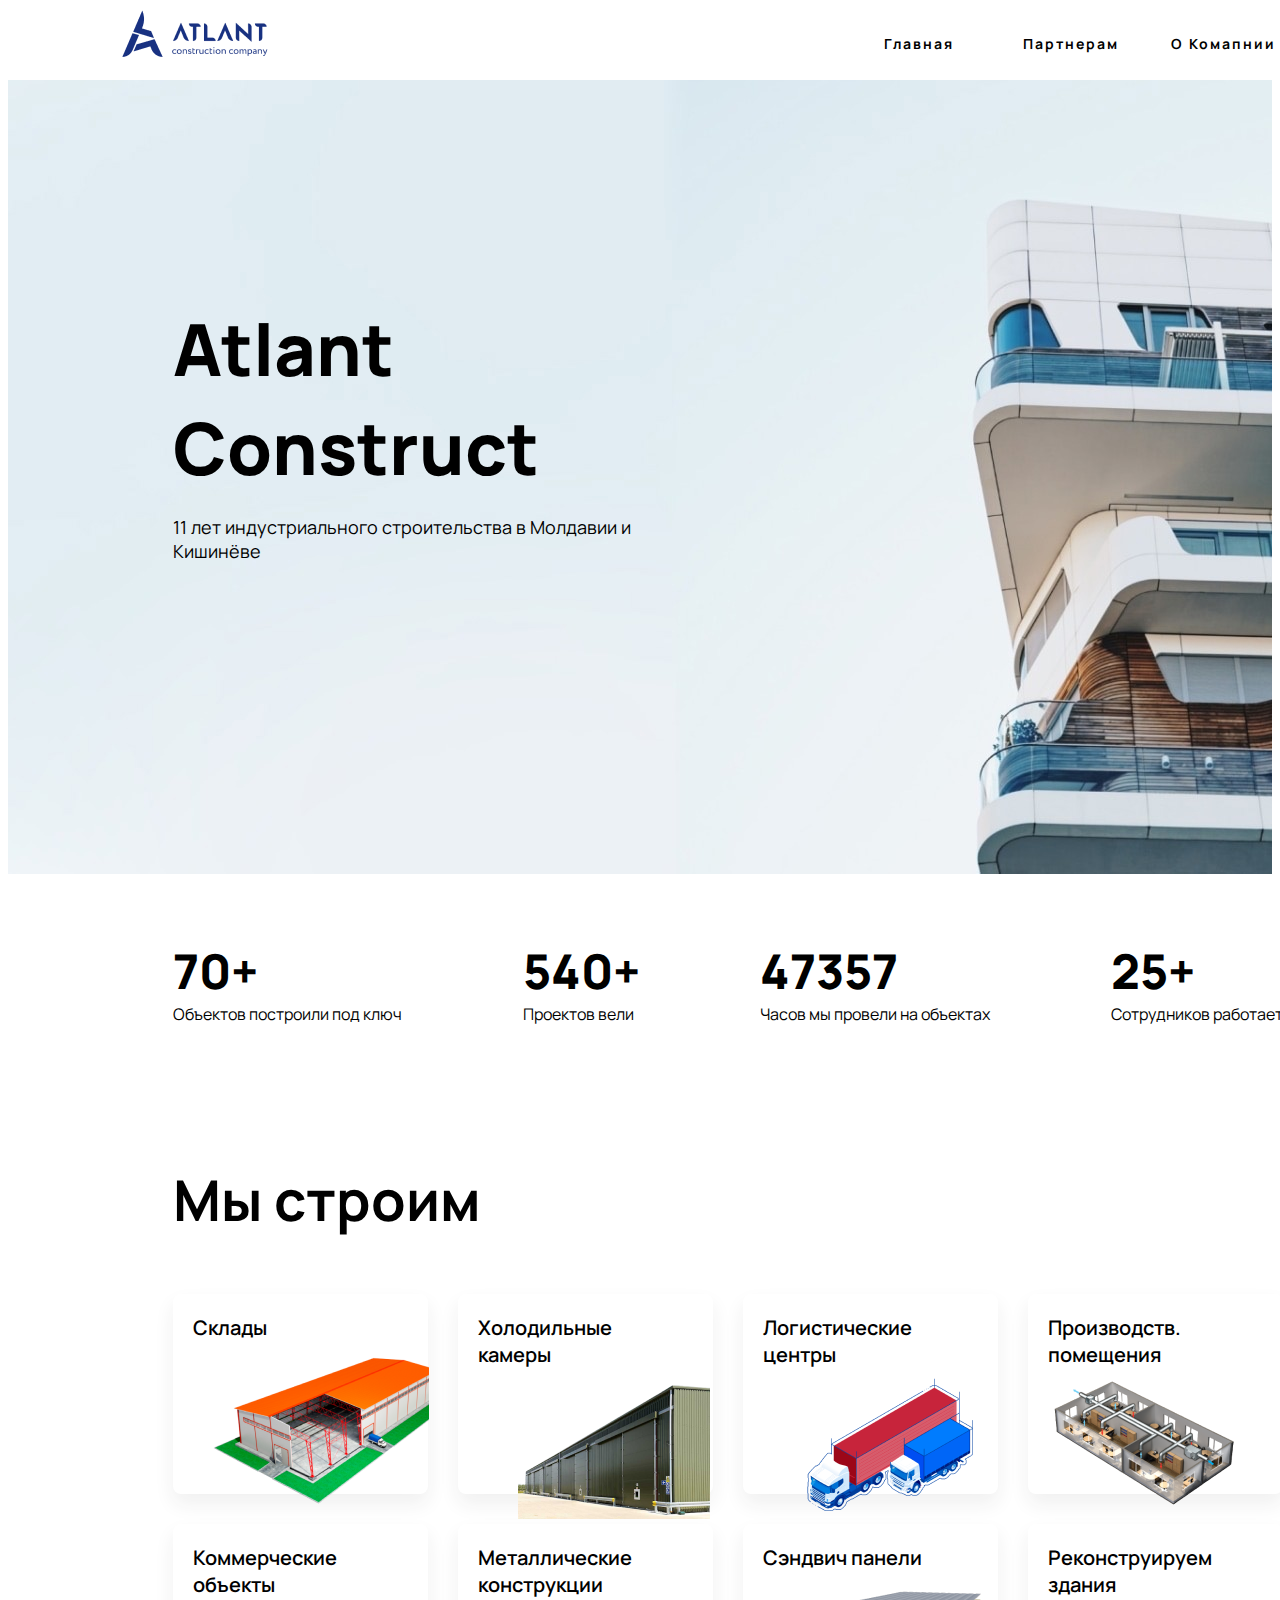
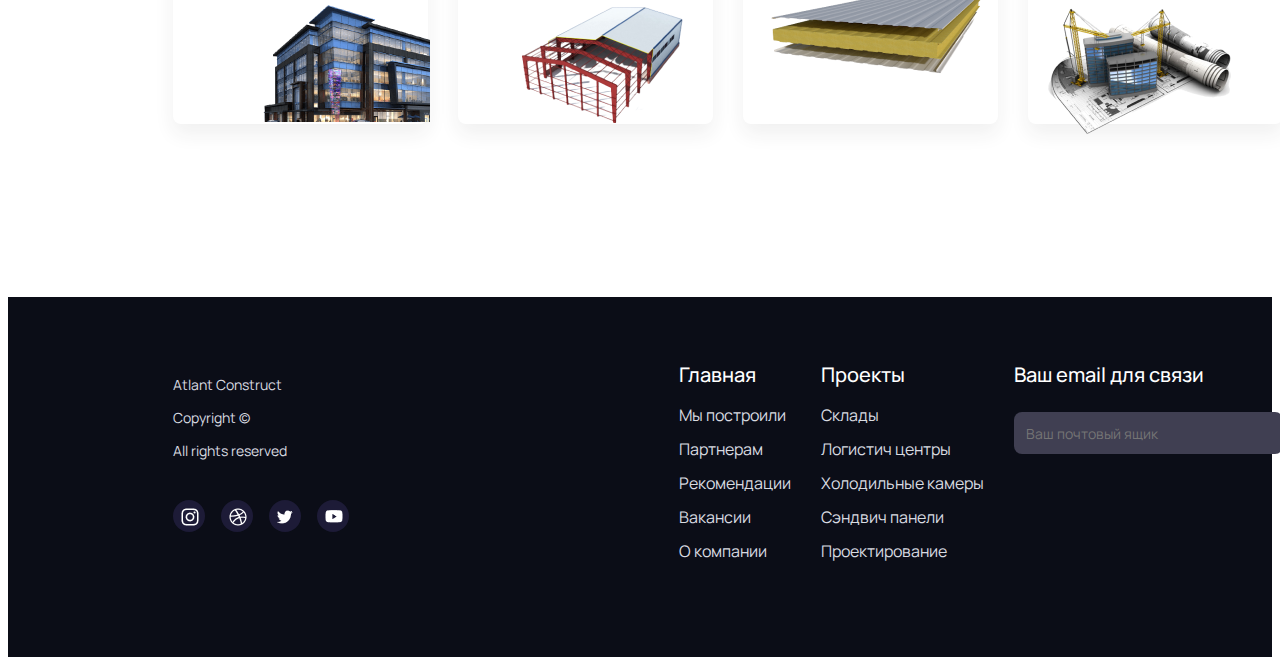
<file: index.html>
<!DOCTYPE html>
<html lang="ru">
<head>
    <link rel="stylesheet" href="CSS/style.css">
    <meta charset="UTF-8">
    <meta http-equiv="X-UA-Compatible" content="IE=edge">
    <meta name="viewport" content="width=device-width, initial-scale=1.0">
    <title>Atlant</title>
</head>
<body>
    <header>
        <div class="container">
            <div class="header-line">
                <div class="header-piece">
                    <img src="img/image 1logoA.png" alt="" class="header-logo">
                    <img src="img/image 2logoText.png" alt="" class="header-lil-logo">
                </div>
                <div class="header-piece">
                    <ul class="page-list">
                        <li class="page-theme"> <span class="chosen-page"> <a href="index.html" class="page-theme">Главная</a> </span></li>
                        <li class="page-theme"> <a href="HTML/Partners.html" class="page-theme"> Партнерам</a></li>
                        <li class="page-theme"> <a href="HTML/about.html" class="page-theme"> О Комапнии</a></li>
                    </ul>
                </div>
            </div>
        </div>
    </header>
    <main>
        <section class="first-look">
            <div class="container">
                    <div class="main-text">
                        <div class="main-name">Atlant Construct</div>
                        <div class="low-text">
                            <p>11 лет индустриального строительства в Молдавии и Кишинёве</p>
                        </div>
                    </div>
            </div>
        </section>
        <sectionc class="statistics">
            <div class="container">
                <div class="stat-list">
                    <div class="stat-piece">
                        <div class="big-stat">70+</div>
                        <div class="low-stat">Объектов построили под ключ</div>
                    </div>
                    <div class="stat-piece">
                        <div class="big-stat">540+</div>
                        <div class="low-stat">Проектов вели</div>
                    </div>
                    <div class="stat-piece">
                        <div class="big-stat">47357</div>
                        <div class="low-stat">Часов мы провели на объектах</div>
                    </div>
                    <div class="stat-piece">
                        <div class="big-stat">25+</div>
                        <div class="low-stat">Сотрудников работает</div>
                    </div>
                </div>
            </div>
        </section>
        <section class="we-build">
            <div class="container">
                <div class="build-slogan"><h3>Мы строим</h3></div>
                <div class="build-list">
                    <div class="build-piece">
                        <div class="obj-name">Склады</div>
                        <div class="obj-pic"><img src="img/image 3build1.png" alt=""></div>
                    </div>
                    <div class="build-piece">
                        <div class="obj-name">Холодильные камеры</div>
                        <div class="obj-pic-sc"><img src="img/image-removebg-preview 1build2.png" alt=""></div>
                    </div>
                    <div class="build-piece">
                        <div class="obj-name">Логистические центры</div>
                        <div class="obj-pic-sc"><img src="img/image 4build3.png" alt=""></div>
                    </div>
                    <div class="build-piece">
                        <div class="obj-name">Производств. помещения</div>
                        <div class="obj-pic"><img src="img/image-removebg-preview (5) 1build4.png" alt=""></div>
                    </div>
                    <div class="build-piece">
                        <div class="obj-name">Коммерческие объекты</div>
                        <div class="obj-pic-sc"><img src="img/image-removebg-preview (2) 1build5.png" alt=""></div>
                    </div>
                    <div class="build-piece">
                        <div class="obj-name">Металлические конструкции</div>
                        <div class="obj-pic-sc"><img src="img/image-removebg-preview (3) 1build6.png" alt=""></div>
                    </div>
                    <div class="build-piece">
                        <div class="obj-name">Сэндвич панели</div>
                        <div class="obj-pic"><img src="img/image-removebg-preview (4) 1build7.png" alt=""></div>
                    </div>
                    <div class="build-piece">
                        <div class="obj-name">Реконструируем здания</div>
                        <div class="obj-pic"><img src="img/image 6build8.png" alt=""></div>
                    </div>
                </div>
            </div>
        </section>
    </main>
    <footer>
        <div class="container">
            <div class="ft-big">
                <div class="left-ft">
                    <p>Atlant Construct</p>
                    <p>Copyright ©</p>
                    <p> All rights reserved</p>
                    <div class="left-ft-pic">
                        <div class="left-img"><a href="HTML/empty-link.html"><img src="img/Pathinst.png" alt="" class="left-logo"></a></div>
                        <div class="left-img"><a href="HTML/empty-link.html"><img src="img/Pathbasketball.png" alt="" class="left-logo"></a></div>
                        <div class="left-img"><a href="HTML/empty-link.html"><img src="img/Pathtwitter.png" alt="" class="Twitter-logo"></a></div>
                        <div class="left-img"><a href="HTML/empty-link.html"><img src="img/Pathyt.png" alt="" class="YT-logo"></a></div>
                    </div>
                </div>
                <div class="right-ft">
                    <div class="right-ft-sec">
                        <div class="ft-name">Главная</div>
                        <div class="ft-list">
                            <ul class="ft-list">
                                <li class="ft-point">Мы построили</li>
                                <li class="ft-point">Партнерам</li>
                                <li class="ft-point">Рекомендации</li>
                                <li class="ft-point">Вакансии</li>
                                <li class="ft-point">О компании</li>
                            </ul>
                        </div>
                    </div>
                    <div class="right-ft-sec">
                        <div class="ft-name">Проекты</div>
                        <div class="ft-list">
                            <ul class="ft-list">
                                <li class="ft-point">Cклады</li>
                                <li class="ft-point">Логистич центры</li>
                                <li class="ft-point">Холодильные камеры</li>
                                <li class="ft-point">Сэндвич панели</li>
                                <li class="ft-point">Проектирование</li>
                            </ul>
                        </div>
                    </div>
                    <div class="right-ft-sec">
                        <div class="ft-name">Ваш email для связи</div>
                        <form class="email-ft">
                            <input type="email" placeholder="Ваш почтовый ящик" class="footer-form">
                        </form>
                    </div>
                </div>
            </div>
        </div>
    </footer>
</body>
</html>
</file>
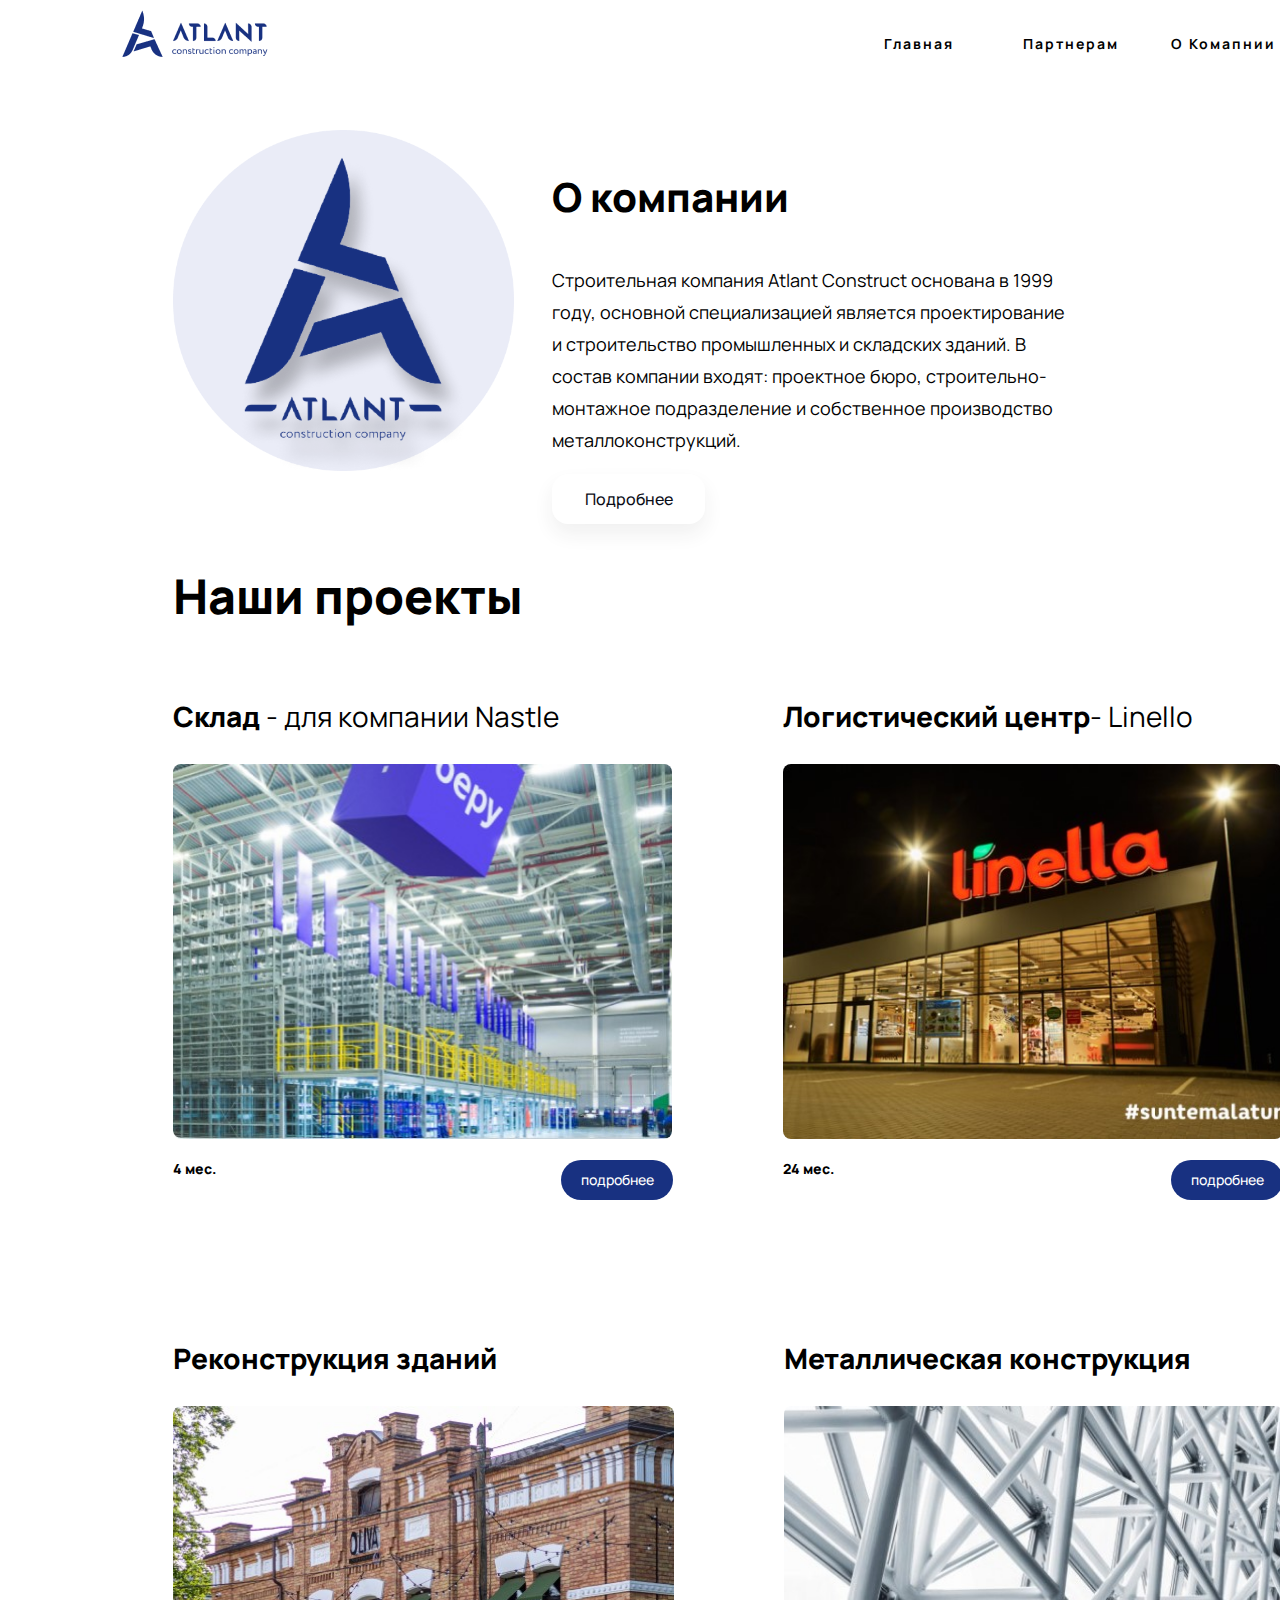
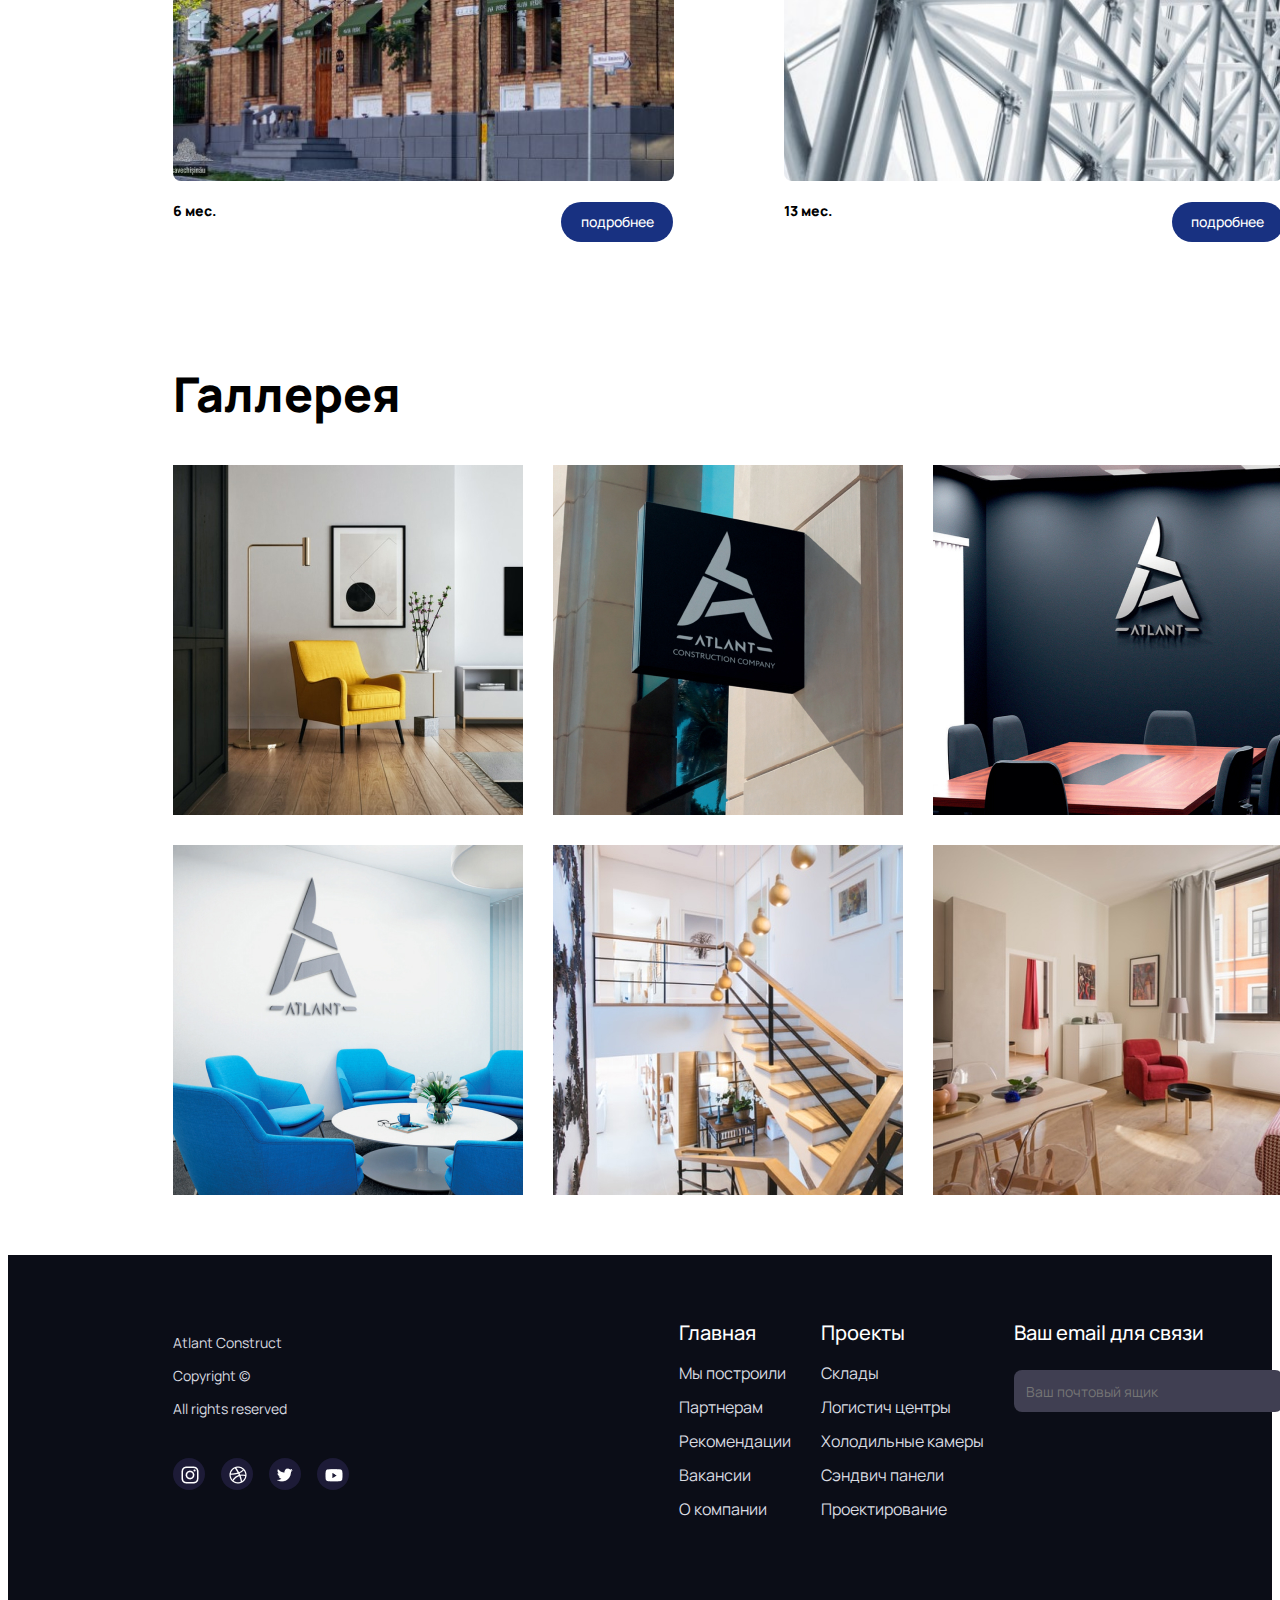
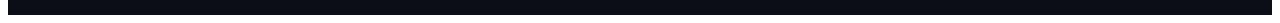
<file: HTML/about.html>
<!DOCTYPE html>
<html lang="ru">
<head>
    <link rel="stylesheet" href="../CSS/style.css">
    <meta charset="UTF-8">
    <meta http-equiv="X-UA-Compatible" content="IE=edge">
    <meta name="viewport" content="width=device-width, initial-scale=1.0">
    <title>Atlant</title>
</head>
<body>
    <header>
        <div class="container">
            <div class="header-line">
                <div class="header-piece">
                    <img src="../img/image 1logoA.png" alt="" class="header-logo">
                    <img src="../img/image 2logoText.png" alt="" class="header-lil-logo">
                </div>
                <div class="header-piece">
                    <ul class="page-list">
                        <li class="page-theme"> <span class="chosen-page"> <a href="../index.html" class="page-theme">Главная</a> </span></li>
                        <li class="page-theme"> <a href="Partners.html" class="page-theme"> Партнерам</a></li>
                        <li class="page-theme"> <a href="about.html" class="page-theme"> О Комапнии</a></li>
                    </ul>
                </div>
            </div>
        </div>
    </header>
    <main>
        <section class="about-main">
            <div class="container">
                <div class="about-both">
                    <div class="about-lf">
                        <img src="../img/image-removebg-preview (1) 1atlan-about-big.png" alt="" class="big-logo-about">
                    </div>
                    <div class="about-rt">
                        <h3 class="about-slogan">О компании</h3>
                        <p class="about-txt">Строительная компания  Atlant Construct основана в 1999 году, основной специализацией является проектирование и строительство промышленных и складских зданий. В состав компании входят: проектное бюро, строительно-монтажное подразделение и собственное производство металлоконструкций.</p>
                        <button class="about-btn" onclick="window.location.href = 'empty-link.html'">Подробнее</button>
                    </div>
                </div>
            </div>
        </section>
        <section class="portfolio">
            <div class="container">
                <h2 class="pf-slogan">Наши проекты</h2>
                <div class="all-pj">
                    <div class="one-pj">
                        <p class="pj-name"><span class="pj-type">Cклад </span>- для компании Nastle</p>
                        <p ><img src="../img/Project Covernestle.jpg" alt="" class="pj-img"></p>
                        <div class="pj-low">
                            <div class="pj-low-part">4 мес.</div>
                            <div class="pj-low-part"><button class="pj-btn" onclick="window.location.href = 'empty-link.html'">подробнее</button></div>
                        </div>
                    </div>
                    <div class="one-pj">
                        <p class="pj-name"><span class="pj-type">Логистический центр</span>- Linello</p>
                        <p ><img src="../img/Project Coverlinea.jpg" alt="" class="pj-img"></p>
                        <div class="pj-low">
                            <div class="pj-low-part">24 мес.</div>
                            <div class="pj-low-part"><button class="pj-btn" onclick="window.location.href = 'empty-link.html'">подробнее</button></div>
                        </div>
                    </div>
                    <div class="one-pj">
                        <p class="pj-name"><span class="pj-type">Реконструкция зданий</span></p>
                        <p ><img src="../img/Project Coverrecover.jpg" alt="" class="pj-img"></p>
                        <div class="pj-low">
                            <div class="pj-low-part">6 мес.</div>
                            <div class="pj-low-part"><button class="pj-btn" onclick="window.location.href = 'empty-link.html'">подробнее</button></div>
                        </div>
                    </div>
                    <div class="one-pj">
                        <p class="pj-name"><span class="pj-type">Металлическая конструкция</span></p>
                        <p ><img src="../img/Project Covermetall.jpg" alt="" class="pj-img"></p>
                        <div class="pj-low">
                            <div class="pj-low-part">13 мес.</div>
                            <div class="pj-low-part"><button class="pj-btn" onclick="window.location.href = 'empty-link.html'">подробнее</button></div>
                        </div>
                    </div>
                </div>
            </div>
        </section>
        <section class="gallery">
            <div class="container">
                <h2 class="pf-slogan">Галлерея</h2>
                <div class="all-img">
                    <img src="../img/Project Cover 1.jpg" alt="" class="gl-img">
                    <img src="../img/Project Cover 2.jpg" alt="" class="gl-img">
                    <img src="../img/Project Cover 3.jpg" alt="" class="gl-img">
                    <img src="../img/Project Cover 4.jpg" alt="" class="gl-img">
                    <img src="../img/Project Cover 5.jpg" alt="" class="gl-img">
                    <img src="../img/Project Cover 6.jpg" alt="" class="gl-img">
                </div>
            </div>
        </section>
    </main>
    <footer>
        <div class="container">
            <div class="ft-big">
                <div class="left-ft">
                    <p>Atlant Construct</p>
                    <p>Copyright ©</p>
                    <p> All rights reserved</p>
                    <div class="left-ft-pic">
                        <div class="left-img"><a href="empty-link.html"><img src="../img/Pathinst.png" alt="" class="left-logo"></a></div>
                        <div class="left-img"><a href="empty-link.html"><img src="../img/Pathbasketball.png" alt="" class="left-logo"></a></div>
                        <div class="left-img"><a href="empty-link.html"><img src="../img/Pathtwitter.png" alt="" class="Twitter-logo"></a></div>
                        <div class="left-img"><a href="empty-link.html"><img src="../img/Pathyt.png" alt="" class="YT-logo"></a></div>
                    </div>
                </div>
                <div class="right-ft">
                    <div class="right-ft-sec">
                        <div class="ft-name">Главная</div>
                        <div class="ft-list">
                            <ul class="ft-list">
                                <li class="ft-point">Мы построили</li>
                                <li class="ft-point">Партнерам</li>
                                <li class="ft-point">Рекомендации</li>
                                <li class="ft-point">Вакансии</li>
                                <li class="ft-point">О компании</li>
                            </ul>
                        </div>
                    </div>
                    <div class="right-ft-sec">
                        <div class="ft-name">Проекты</div>
                        <div class="ft-list">
                            <ul class="ft-list">
                                <li class="ft-point">Cклады</li>
                                <li class="ft-point">Логистич центры</li>
                                <li class="ft-point">Холодильные камеры</li>
                                <li class="ft-point">Сэндвич панели</li>
                                <li class="ft-point">Проектирование</li>
                            </ul>
                        </div>
                    </div>
                    <div class="right-ft-sec">
                        <div class="ft-name">Ваш email для связи</div>
                        <form class="email-ft">
                            <input type="email" placeholder="Ваш почтовый ящик" class="footer-form">
                        </form>
                    </div>
                </div>
            </div>
        </div>
    </footer>
</body>
</html>
</file>
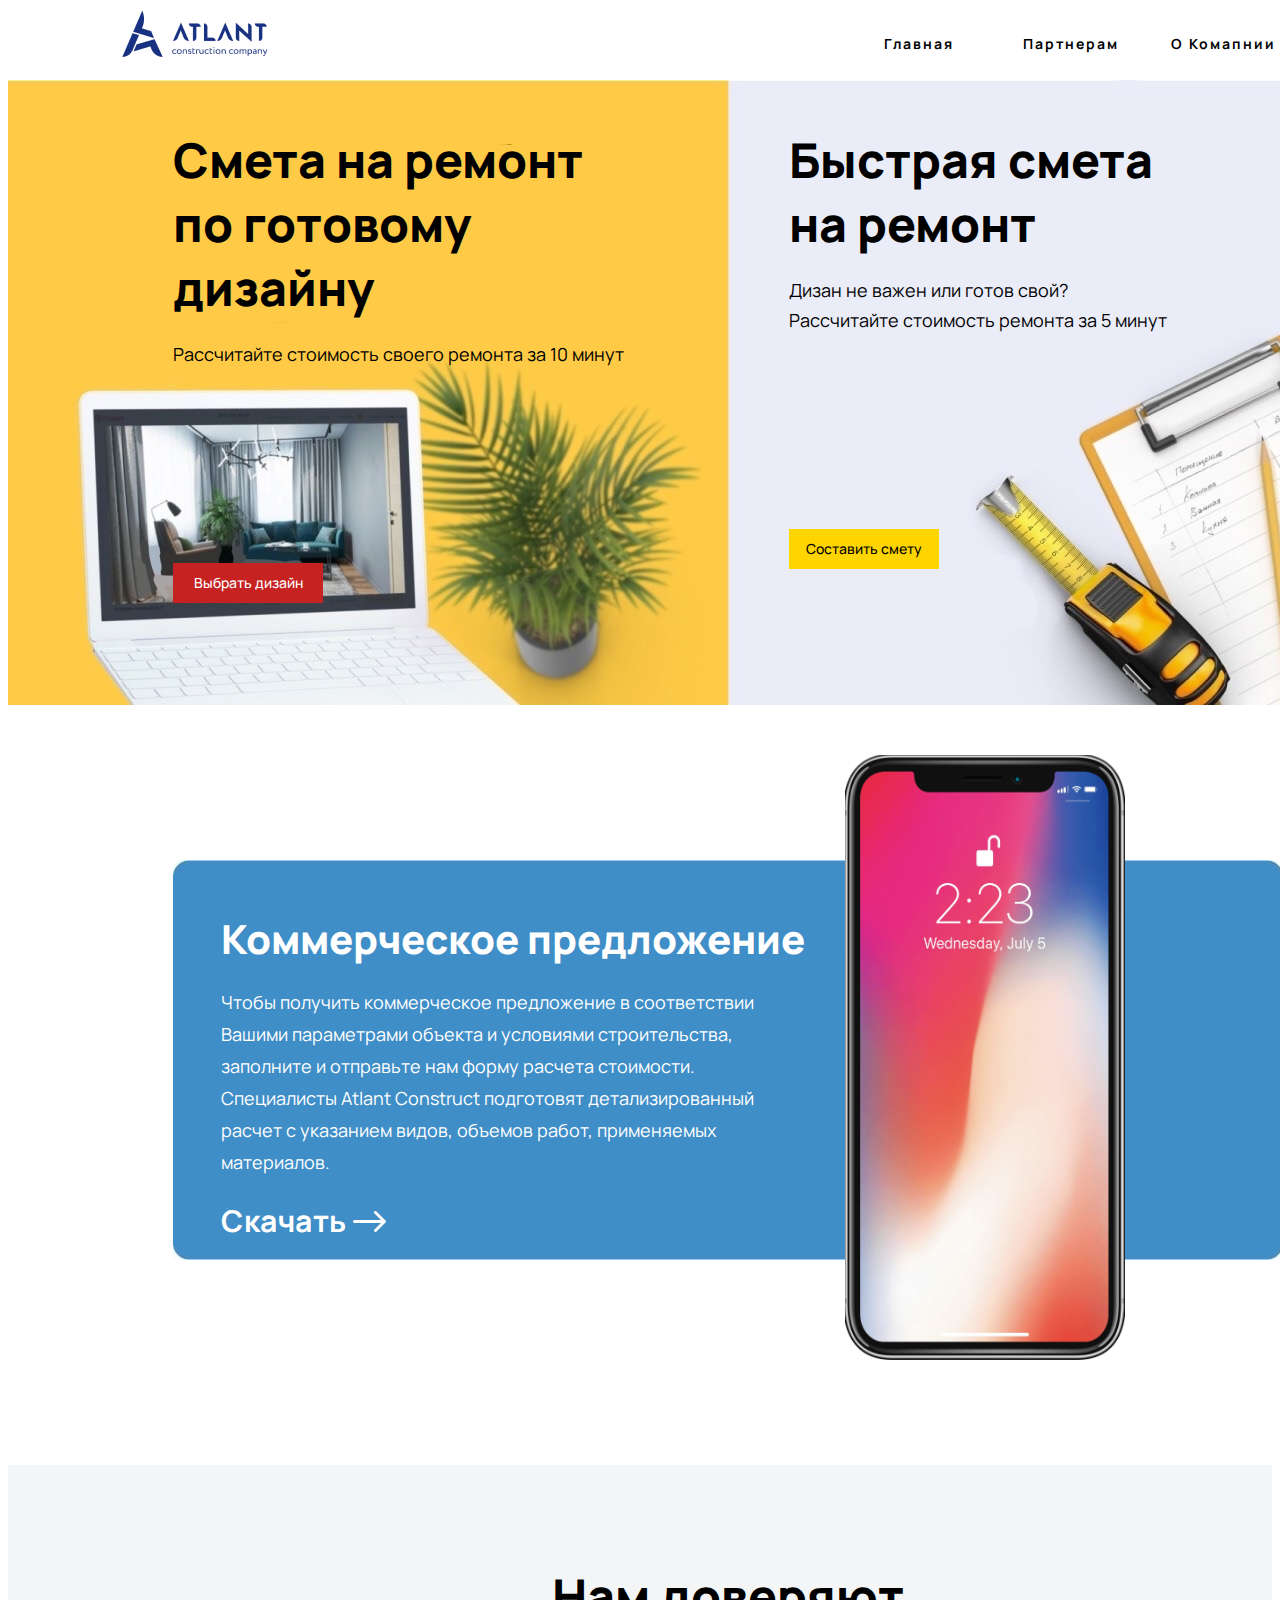
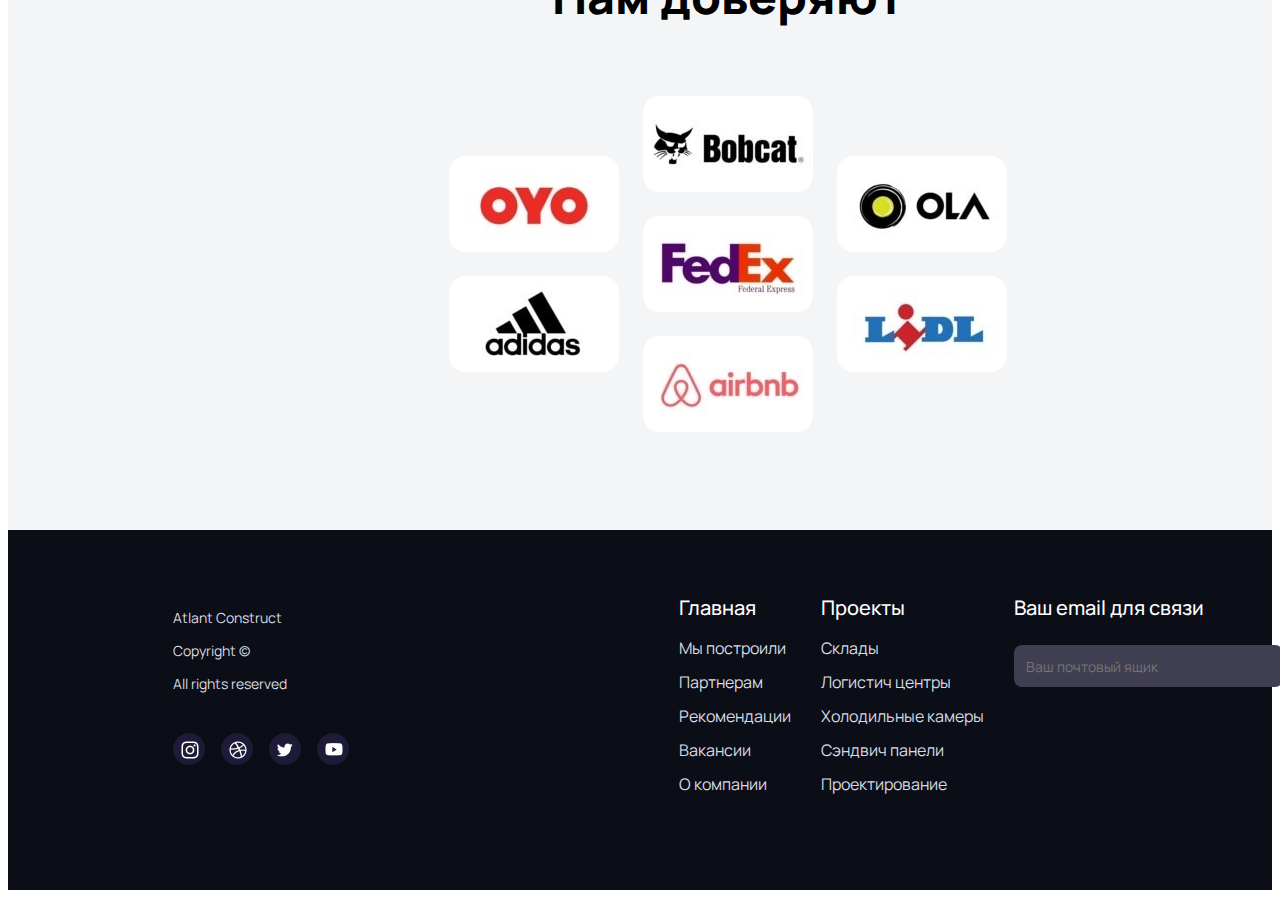
<file: HTML/Partners.html>
<!DOCTYPE html>
<html lang="ru">
<head>
    <link rel="stylesheet" href="../CSS/style.css">
    <meta charset="UTF-8">
    <meta http-equiv="X-UA-Compatible" content="IE=edge">
    <meta name="viewport" content="width=device-width, initial-scale=1.0">
    <title>Atlant</title>
</head>
<body>
    <header>
        <div class="container">
            <div class="header-line">
                <div class="header-piece">
                    <img src="../img/image 1logoA.png" alt="" class="header-logo">
                    <img src="../img/image 2logoText.png" alt="" class="header-lil-logo">
                </div>
                <div class="header-piece">
                    <ul class="page-list">
                        <li class="page-theme"> <span class="chosen-page"> <a href="../index.html" class="page-theme">Главная</a> </span></li>
                        <li class="page-theme"> <a href="Partners.html" class="page-theme"> Партнерам</a></li>
                        <li class="page-theme"> <a href="about.html" class="page-theme"> О Комапнии</a></li>
                    </ul>
                </div>
            </div>
        </div>
    </header>
    <main>
        <section class="dbl-page">
            <div class="container">
                <div class="both-pages">
                    <div class="one-pg-lf">
                        <p class="big-slogan-lf">Смета на ремонт по готовому дизайну</p>
                        <p class="lil-slogan-lf">Рассчитайте стоимость своего ремонта за 10 минут</p>
                        <button class="select-design-lf" onclick="window.location.href = 'empty-link.html'">Выбрать дизайн</button>
                    </div>
                    <div class="one-pg-rt">
                        <p class="big-slogan-rt">Быстрая смета на ремонт</p>
                        <p class="lil-slogan-rt1">Дизан не важен или готов свой?</p>
                        <p class="lil-slogan-rt2">Рассчитайте стоимость ремонта за 5 минут</p>
                        <button class="select-design-rt" onclick="window.location.href = 'empty-link.html'">Составить смету</button>
                    </div>
                </div>
            </div>
        </section>
        <section class="suggestion">
            <div class="container">
                <div class="whole-part">
                    <div class="text-sug">
                        <h3 class="sug-slogan">Коммерческое предложение</h3>
                        <p class="sug-text">Чтобы получить коммерческое предложение в соответствии Вашими параметрами объекта и условиями строительства, заполните и отправьте нам форму расчета стоимости. Специалисты Atlant Construct подготовят детализированный расчет с указанием видов, объемов работ, применяемых материалов.</p>
                        <p class="sug-down">Скачать <a href="empty-link.html"><img src="../img/Vector.png" alt=""></a></p>
                    </div>
                    <div>
                        <img src="../img/iphonex.jpg" alt="" class="phone-img">
                    </div>
                </div>
            </div>
        </section>
        <section class="Trust">
            <div class="container">
                <h2 class="trust-slogan">Нам доверяют</h2>
                <div class="trust-img-all">
                    <div class="trust-img-lf">
                        <img src="../img/trust1.jpg" alt="" class="tr-img">
                        <img src="../img/trust8.jpg" alt="" class="tr-img">
                    </div>
                    <div class="trust-img-ct">
                        <img src="../img/trust3.jpg" alt="" class="tr-img">
                        <img src="../img/trust4.jpg" alt="" class="tr-img">
                        <img src="../img/trust5.jpg" alt="" class="tr-img">
                    </div>
                    <div class="trust-img-rt">
                        <img src="../img/trust6.jpg" alt="" class="tr-img">
                        <img src="../img/trust7.jpg" alt="" class="tr-img">
                    </div>
                </div>
            </div>
        </section>
    </main>
    <footer>
        <div class="container">
            <div class="ft-big">
                <div class="left-ft">
                    <p>Atlant Construct</p>
                    <p>Copyright ©</p>
                    <p> All rights reserved</p>
                    <div class="left-ft-pic">
                        <div class="left-img"><a href="empty-link.html"><img src="../img/Pathinst.png" alt="" class="left-logo"></a></div>
                        <div class="left-img"><a href="empty-link.html"><img src="../img/Pathbasketball.png" alt="" class="left-logo"></a></div>
                        <div class="left-img"><a href="empty-link.html"><img src="../img/Pathtwitter.png" alt="" class="Twitter-logo"></a></div>
                        <div class="left-img"><a href="empty-link.html"><img src="../img/Pathyt.png" alt="" class="YT-logo"></a></div>
                    </div>
                </div>
                <div class="right-ft">
                    <div class="right-ft-sec">
                        <div class="ft-name">Главная</div>
                        <div class="ft-list">
                            <ul class="ft-list">
                                <li class="ft-point">Мы построили</li>
                                <li class="ft-point">Партнерам</li>
                                <li class="ft-point">Рекомендации</li>
                                <li class="ft-point">Вакансии</li>
                                <li class="ft-point">О компании</li>
                            </ul>
                        </div>
                    </div>
                    <div class="right-ft-sec">
                        <div class="ft-name">Проекты</div>
                        <div class="ft-list">
                            <ul class="ft-list">
                                <li class="ft-point">Cклады</li>
                                <li class="ft-point">Логистич центры</li>
                                <li class="ft-point">Холодильные камеры</li>
                                <li class="ft-point">Сэндвич панели</li>
                                <li class="ft-point">Проектирование</li>
                            </ul>
                        </div>
                    </div>
                    <div class="right-ft-sec">
                        <div class="ft-name">Ваш email для связи</div>
                        <form class="email-ft">
                            <input type="email" placeholder="Ваш почтовый ящик" class="footer-form">
                        </form>
                    </div>
                </div>
            </div>
        </div>
    </footer>
</body>
</html>
</file>
<file: CSS/style.css>
@import url('https://fonts.googleapis.com/css2?family=Manrope&display=swap');
*{
    font-family: Manrope, serif;
}
.container {
    padding: 0 auto;
    margin: 0 auto;
    width: 1440px;
}
button:hover {
    transition-duration: 0.5s;
    transform: scale(1.1);
}
.header-line {
    height: 72px;
    display: flex;
    justify-content: space-between;
    margin-right: 165px;
    margin-left: 109px;
}
.header-logo {
    height: 50px;
    width: 51px;
}
.header-lil-logo {
    height: 38px;
    width: 98px;
}
.page-list {
    display: flex;
    gap: 32px;
    text-decoration: none;
    text-transform: none;
    list-style-type: none;
}
.page-theme {
    height: 30px;
    width: 120px;
    border-radius: 12px;
    border-width: 0px;
    padding-top: 10px;
    text-align: center;
    text-decoration: none;
    text-transform: none;
    font-size: 14px;
    font-weight: 700;
    color: black;
    letter-spacing: 2px;
}
.page-theme:hover {
    background-color: rgb(223, 230, 255);
    transition-duration: 0.5s;
}
.first-look {
    height: 794px;
    background-image: url(../img/skyscraper.jpg);
    background-repeat: no-repeat;
    background-position: center;
}
.main-text {
    width: 540px;
    margin-left: 165px;
    padding-top: 219px;
    gap: 16px;
}
.main-name {
    font-size: 72px;
    font-weight: 800;
}
.low-text {
    font-size: 18px;
    font-weight: 400;
}
.stat-list {
    display: flex;
    justify-content: space-between;
    margin-left: 165px;
    padding-top: 64px;
    margin-right: 165px;
}
.big-stat {
    font-size: 48px;
    font-weight: 900;
}
.low-stat {
    font-size: 16px;
    font-weight: 400;
}
.we-build {
    margin-bottom: 173px;
}
.build-slogan {
    padding-left: 165px;
    padding-top: 80px;
    font-size: 48px;
    font-weight: 800;
}
.build-piece {
    background-color: #fff;
    width: 255px;
    height: 200px;
    box-shadow: 0 10px 20px rgba(41, 41, 42, 0.07);
    border-radius: 8px;
}
.obj-name {
    font-size: 20px;
    font-weight: 600;
    width: 207px;
    margin-top: 20px;
    margin-left: 20px;
}
.obj-pic {
    margin-top: 10px;
    margin-left: 20px;
}
.obj-pic-sc{
    margin-top: 7px;
    margin-left: 60px;
}
.build-list {
    display: flex;
    flex-wrap: wrap;
    margin-left: 165px;
    margin-right: 149px;
    gap: 30px;
}
footer {
    background-color: #0B0D17;
    color: white;
    height: 360px;
}
.ft-big {
    display: flex;
    justify-content: space-between;
    margin-left: 165px;
    margin-right: 165px;
    padding-top: 64px;
}
.right-ft {
    display: flex;
    justify-content: space-between;
}
.left-ft-pic {
    display: flex;
    gap: 16px;
    margin-top: 40px;
}
.left-img {
    height: 32px;
    width: 32px;
    background-color: rgb(29, 27, 55);
    border-radius: 16px;
}
.left-logo {
    padding-top: 7.5px;
    padding-left: 7.5px;
}
.YT-logo {
    padding-top: 10.1px;
    padding-left: 7.5px;
}
.Twitter-logo {
    padding-top: 9.6px;
    padding-left: 8px;
}
.left-ft {
    color: #D9DBE1;
    font-weight: 400;
    font-size: 14px;
}
.ft-name {
    font-size: 20px;
    font-weight: 500;
}
.ft-list {
    list-style-type: none;
    color: #D9DBE1;
    font-size: 16px;
    font-weight: 400;
    gap: 12px;
    padding: 0px;
}
.right-ft {
    gap: 30px;
}
.ft-point {
    margin-top: 12px;
}
.email-ft {
    margin-top: 24px;
    
}
.footer-form {
    border-radius: 8px;
    background-color: rgb(64, 63, 82);
    height: 40px;
    width: 255px;
    border-width: 0px;
    color: white;
    font-size: 14px;
    padding-left: 12px;
}
.about-both {
    padding-top: 50px;
    margin-left: 165px;
    margin-right: 213px;
    display: flex;
}
.big-logo-about {
    width: 379px;
    height: 366px;
    background-image: url(../img/Cricle\ BGaboutcircle.png);
    background-repeat: no-repeat;
    background-size: 90%;
}
.about-slogan {
    font-weight: 800;
    font-size: 40px;
    line-height: 54px;
}
.about-txt {
    font-weight: 400;
    font-size: 18px;
    line-height: 32px;
    margin-right: 165px;
}
.about-btn {
    color: #0B0D17;
    background-color: #fff;
    border-width: 0px;
    font-size: 16px;
    font-weight: 500;
    box-shadow: 0 10px 20px rgba(41, 41, 42, 0.07);
    width: 153px;
    height: 50px;
    border-radius: 16px;
}

.pf-slogan {
    margin-left: 165px;
    margin-right: 165px;
    font-weight: 800;
    font-size: 48px;
    line-height: 64px;
}
.all-pj {
    margin-left: 165px;
    margin-right: 100px;
    display: flex;
    flex-wrap: wrap;
    gap: 110px;
}
.pj-type {
    font-weight: 800;
    font-size: 28px;
    line-height: 40px;
}
.pj-name {
    font-weight: 400;
    font-size: 28px;
    line-height: 40px;
}
.pj-img {
    width: 500;
    height: 375px;
    border-radius: 8px;
}
.pj-low {
    display: flex;
    justify-content: space-between;
    width: 500px;
}
.pj-low-part {
    font-weight: 800;
    font-size: 14px;
    line-height: 18px;
}
.pj-btn {
    color: #fff;
    font-weight: 500;
    font-size: 14px;
    line-height: 20px;
    text-align: center;
    width: 112px;
    height: 40px;
    background-color: #183181;
    border-radius: 100px;
    border-width: 0px;
}
.gallery {
    margin-top: 120px;
    margin-bottom: 60px;
}
.all-img {
    margin-left: 165px;
    margin-right: 165px;
    display: flex;
    flex-wrap: wrap;
    gap: 30px;
}
.gl-img {
    width: 350px;
    height: 350px;
}
.both-pages {
    background-image: url(../img/LVGnsSK1qmU.jpg);
    background-repeat: no-repeat;
    background-position: center;
    height: 625px;
    display: flex;
}
.big-slogan-lf {
    width: 450px;
    margin-left: 165px;
    font-weight: 800;
    font-size: 48px;
    line-height: 64px;
}
.lil-slogan-lf {
    margin-left: 165px;
    margin-top: -30px;
    font-weight: 400;
    font-size: 18px;
    line-height: 32px
}
.select-design-lf {
    color: #fff;
    font-weight: 500;
    font-size: 14px;
    line-height: 20px;
    text-align: center;
    margin-left: 165px;
    margin-top: 175px;
    background-color: rgb(198, 34, 34);
    border-width: 0px;
    width: 150px;
    height: 40px;
}
.big-slogan-rt {
    width: 400px;
    margin-left: 165px;
    font-weight: 800;
    font-size: 48px;
    line-height: 64px;
}
.lil-slogan-rt1 {
    margin-left: 165px;
    margin-top: -30px;
    font-weight: 400;
    font-size: 18px;
    line-height: 32px
}
.lil-slogan-rt2 {
    margin-top: -20px;
    margin-left: 165px;
    font-weight: 400;
    font-size: 18px;
    line-height: 32px
}
.select-design-rt {
    color: rgb(0, 0, 0);
    font-weight: 500;
    font-size: 14px;
    line-height: 20px;
    text-align: center;
    margin-left: 165px;
    margin-top: 175px;
    background-color: rgb(255, 213, 0);
    border-width: 0px;
    width: 150px;
    height: 40px;
}
.whole-part {
    margin-top: 50px;
    display: flex;
    background-image: url(../img/square.jpg);
    background-repeat: no-repeat;
    background-position: center;
}
.phone-img {
    width: 280px;
    height: 605px;
}
.sug-slogan {
    font-weight: 800;
    font-size: 40px;
    line-height: 54px;
    color: white;
    width: 624px;
    height: 54px;
    margin-top: 156.5px;
    margin-left: 213px;
}
.sug-text {
    width: 544px;
    height: 160px;
    font-weight: 400;
    font-size: 18px;
    line-height: 32px;
    color: white;
    margin-left: 213px;
    margin-top: -20px;
}
.sug-down {
    color: white;
    margin-left: 213px;
    font-weight: 700;
    font-size: 30px;
    line-height: 30px;
    letter-spacing: 0.5px;
    margin-top: 60px;
}
.Trust {
    margin-top: 100px;
    background-color: #F4F5F7;
    height: 606px;
    padding-top: 59px;
}
.trust-slogan {
    font-weight: 800;
    font-size: 48px;
    line-height: 64px;
    text-align: center;
}
.trust-img-all {
    display: flex;
    justify-content: space-between;
}
.tr-img {
    border-radius: 16px;
}
.trust-img-lf {
    display: flex;
    flex-direction: column;
    gap: 24px;
    margin-left: 441px;
    margin-top: 88px;
}
.trust-img-ct {
    display: flex;
    flex-direction: column;
    gap: 24px;
    margin-top: 28px;
}
.trust-img-rt {
    display: flex;
    flex-direction: column;
    gap: 24px;
    margin-right: 441px;
    margin-top: 88px;
}
</file>
